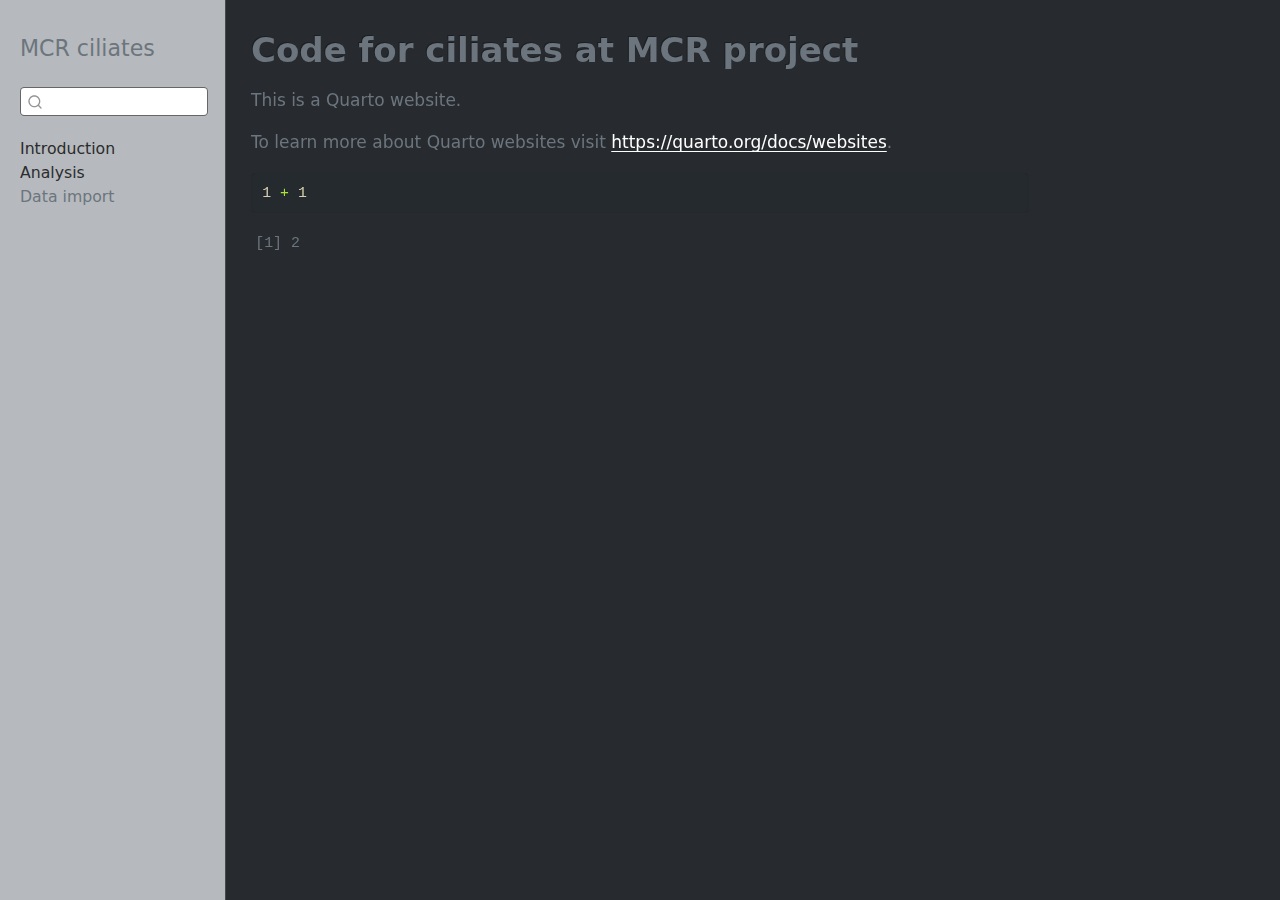
<file: docs/index.html>
<!DOCTYPE html>
<html xmlns="http://www.w3.org/1999/xhtml" lang="en" xml:lang="en"><head>

<meta charset="utf-8">
<meta name="generator" content="quarto-1.5.57">

<meta name="viewport" content="width=device-width, initial-scale=1.0, user-scalable=yes">


<title>Code for ciliates at MCR project – MCR ciliates</title>
<style>
code{white-space: pre-wrap;}
span.smallcaps{font-variant: small-caps;}
div.columns{display: flex; gap: min(4vw, 1.5em);}
div.column{flex: auto; overflow-x: auto;}
div.hanging-indent{margin-left: 1.5em; text-indent: -1.5em;}
ul.task-list{list-style: none;}
ul.task-list li input[type="checkbox"] {
  width: 0.8em;
  margin: 0 0.8em 0.2em -1em; /* quarto-specific, see https://github.com/quarto-dev/quarto-cli/issues/4556 */ 
  vertical-align: middle;
}
/* CSS for syntax highlighting */
pre > code.sourceCode { white-space: pre; position: relative; }
pre > code.sourceCode > span { line-height: 1.25; }
pre > code.sourceCode > span:empty { height: 1.2em; }
.sourceCode { overflow: visible; }
code.sourceCode > span { color: inherit; text-decoration: inherit; }
div.sourceCode { margin: 1em 0; }
pre.sourceCode { margin: 0; }
@media screen {
div.sourceCode { overflow: auto; }
}
@media print {
pre > code.sourceCode { white-space: pre-wrap; }
pre > code.sourceCode > span { display: inline-block; text-indent: -5em; padding-left: 5em; }
}
pre.numberSource code
  { counter-reset: source-line 0; }
pre.numberSource code > span
  { position: relative; left: -4em; counter-increment: source-line; }
pre.numberSource code > span > a:first-child::before
  { content: counter(source-line);
    position: relative; left: -1em; text-align: right; vertical-align: baseline;
    border: none; display: inline-block;
    -webkit-touch-callout: none; -webkit-user-select: none;
    -khtml-user-select: none; -moz-user-select: none;
    -ms-user-select: none; user-select: none;
    padding: 0 4px; width: 4em;
  }
pre.numberSource { margin-left: 3em;  padding-left: 4px; }
div.sourceCode
  {   }
@media screen {
pre > code.sourceCode > span > a:first-child::before { text-decoration: underline; }
}
</style>


<script src="site_libs/quarto-nav/quarto-nav.js"></script>
<script src="site_libs/quarto-nav/headroom.min.js"></script>
<script src="site_libs/clipboard/clipboard.min.js"></script>
<script src="site_libs/quarto-search/autocomplete.umd.js"></script>
<script src="site_libs/quarto-search/fuse.min.js"></script>
<script src="site_libs/quarto-search/quarto-search.js"></script>
<meta name="quarto:offset" content="./">
<script src="site_libs/quarto-html/quarto.js"></script>
<script src="site_libs/quarto-html/popper.min.js"></script>
<script src="site_libs/quarto-html/tippy.umd.min.js"></script>
<script src="site_libs/quarto-html/anchor.min.js"></script>
<link href="site_libs/quarto-html/tippy.css" rel="stylesheet">
<link href="site_libs/quarto-html/quarto-syntax-highlighting-dark.css" rel="stylesheet" id="quarto-text-highlighting-styles">
<script src="site_libs/bootstrap/bootstrap.min.js"></script>
<link href="site_libs/bootstrap/bootstrap-icons.css" rel="stylesheet">
<link href="site_libs/bootstrap/bootstrap.min.css" rel="stylesheet" id="quarto-bootstrap" data-mode="dark">
<script id="quarto-search-options" type="application/json">{
  "location": "sidebar",
  "copy-button": false,
  "collapse-after": 3,
  "panel-placement": "start",
  "type": "textbox",
  "limit": 50,
  "keyboard-shortcut": [
    "f",
    "/",
    "s"
  ],
  "show-item-context": false,
  "language": {
    "search-no-results-text": "No results",
    "search-matching-documents-text": "matching documents",
    "search-copy-link-title": "Copy link to search",
    "search-hide-matches-text": "Hide additional matches",
    "search-more-match-text": "more match in this document",
    "search-more-matches-text": "more matches in this document",
    "search-clear-button-title": "Clear",
    "search-text-placeholder": "",
    "search-detached-cancel-button-title": "Cancel",
    "search-submit-button-title": "Submit",
    "search-label": "Search"
  }
}</script>


<link rel="stylesheet" href="styles.css">
</head>

<body class="nav-sidebar docked">

<div id="quarto-search-results"></div>
  <header id="quarto-header" class="headroom fixed-top">
  <nav class="quarto-secondary-nav">
    <div class="container-fluid d-flex">
      <button type="button" class="quarto-btn-toggle btn" data-bs-toggle="collapse" role="button" data-bs-target=".quarto-sidebar-collapse-item" aria-controls="quarto-sidebar" aria-expanded="false" aria-label="Toggle sidebar navigation" onclick="if (window.quartoToggleHeadroom) { window.quartoToggleHeadroom(); }">
        <i class="bi bi-layout-text-sidebar-reverse"></i>
      </button>
        <nav class="quarto-page-breadcrumbs" aria-label="breadcrumb"><ol class="breadcrumb"><li class="breadcrumb-item"><a href="./index.html">Introduction</a></li></ol></nav>
        <a class="flex-grow-1" role="navigation" data-bs-toggle="collapse" data-bs-target=".quarto-sidebar-collapse-item" aria-controls="quarto-sidebar" aria-expanded="false" aria-label="Toggle sidebar navigation" onclick="if (window.quartoToggleHeadroom) { window.quartoToggleHeadroom(); }">      
        </a>
      <button type="button" class="btn quarto-search-button" aria-label="Search" onclick="window.quartoOpenSearch();">
        <i class="bi bi-search"></i>
      </button>
    </div>
  </nav>
</header>
<!-- content -->
<div id="quarto-content" class="quarto-container page-columns page-rows-contents page-layout-article">
<!-- sidebar -->
  <nav id="quarto-sidebar" class="sidebar collapse collapse-horizontal quarto-sidebar-collapse-item sidebar-navigation docked overflow-auto">
    <div class="pt-lg-2 mt-2 text-left sidebar-header">
    <div class="sidebar-title mb-0 py-0">
      <a href="./">MCR ciliates</a> 
    </div>
      </div>
        <div class="mt-2 flex-shrink-0 align-items-center">
        <div class="sidebar-search">
        <div id="quarto-search" class="" title="Search"></div>
        </div>
        </div>
    <div class="sidebar-menu-container"> 
    <ul class="list-unstyled mt-1">
        <li class="sidebar-item">
  <div class="sidebar-item-container"> 
  <a href="./index.html" class="sidebar-item-text sidebar-link active">
 <span class="menu-text">Introduction</span></a>
  </div>
</li>
        <li class="sidebar-item">
  <div class="sidebar-item-container"> 
  <a href="./about.html" class="sidebar-item-text sidebar-link">
 <span class="menu-text">Analysis</span></a>
  </div>
</li>
        <li class="sidebar-item sidebar-item-section">
      <span class="sidebar-item-text sidebar-link text-start">
 <span class="menu-text">Data import</span></span>
  </li>
    </ul>
    </div>
</nav>
<div id="quarto-sidebar-glass" class="quarto-sidebar-collapse-item" data-bs-toggle="collapse" data-bs-target=".quarto-sidebar-collapse-item"></div>
<!-- margin-sidebar -->
    <div id="quarto-margin-sidebar" class="sidebar margin-sidebar zindex-bottom">
        
    </div>
<!-- main -->
<main class="content" id="quarto-document-content">

<header id="title-block-header" class="quarto-title-block default">
<div class="quarto-title">
<h1 class="title">Code for ciliates at MCR project</h1>
</div>



<div class="quarto-title-meta">

    
  
    
  </div>
  


</header>


<p>This is a Quarto website.</p>
<p>To learn more about Quarto websites visit <a href="https://quarto.org/docs/websites" class="uri">https://quarto.org/docs/websites</a>.</p>
<div class="cell">
<div class="sourceCode cell-code" id="cb1"><pre class="sourceCode r code-with-copy"><code class="sourceCode r"><span id="cb1-1"><a href="#cb1-1" aria-hidden="true" tabindex="-1"></a><span class="dv">1</span> <span class="sc">+</span> <span class="dv">1</span></span></code><button title="Copy to Clipboard" class="code-copy-button"><i class="bi"></i></button></pre></div>
<div class="cell-output cell-output-stdout">
<pre><code>[1] 2</code></pre>
</div>
</div>



</main> <!-- /main -->
<script id="quarto-html-after-body" type="application/javascript">
window.document.addEventListener("DOMContentLoaded", function (event) {
  const toggleBodyColorMode = (bsSheetEl) => {
    const mode = bsSheetEl.getAttribute("data-mode");
    const bodyEl = window.document.querySelector("body");
    if (mode === "dark") {
      bodyEl.classList.add("quarto-dark");
      bodyEl.classList.remove("quarto-light");
    } else {
      bodyEl.classList.add("quarto-light");
      bodyEl.classList.remove("quarto-dark");
    }
  }
  const toggleBodyColorPrimary = () => {
    const bsSheetEl = window.document.querySelector("link#quarto-bootstrap");
    if (bsSheetEl) {
      toggleBodyColorMode(bsSheetEl);
    }
  }
  toggleBodyColorPrimary();  
  const icon = "";
  const anchorJS = new window.AnchorJS();
  anchorJS.options = {
    placement: 'right',
    icon: icon
  };
  anchorJS.add('.anchored');
  const isCodeAnnotation = (el) => {
    for (const clz of el.classList) {
      if (clz.startsWith('code-annotation-')) {                     
        return true;
      }
    }
    return false;
  }
  const onCopySuccess = function(e) {
    // button target
    const button = e.trigger;
    // don't keep focus
    button.blur();
    // flash "checked"
    button.classList.add('code-copy-button-checked');
    var currentTitle = button.getAttribute("title");
    button.setAttribute("title", "Copied!");
    let tooltip;
    if (window.bootstrap) {
      button.setAttribute("data-bs-toggle", "tooltip");
      button.setAttribute("data-bs-placement", "left");
      button.setAttribute("data-bs-title", "Copied!");
      tooltip = new bootstrap.Tooltip(button, 
        { trigger: "manual", 
          customClass: "code-copy-button-tooltip",
          offset: [0, -8]});
      tooltip.show();    
    }
    setTimeout(function() {
      if (tooltip) {
        tooltip.hide();
        button.removeAttribute("data-bs-title");
        button.removeAttribute("data-bs-toggle");
        button.removeAttribute("data-bs-placement");
      }
      button.setAttribute("title", currentTitle);
      button.classList.remove('code-copy-button-checked');
    }, 1000);
    // clear code selection
    e.clearSelection();
  }
  const getTextToCopy = function(trigger) {
      const codeEl = trigger.previousElementSibling.cloneNode(true);
      for (const childEl of codeEl.children) {
        if (isCodeAnnotation(childEl)) {
          childEl.remove();
        }
      }
      return codeEl.innerText;
  }
  const clipboard = new window.ClipboardJS('.code-copy-button:not([data-in-quarto-modal])', {
    text: getTextToCopy
  });
  clipboard.on('success', onCopySuccess);
  if (window.document.getElementById('quarto-embedded-source-code-modal')) {
    // For code content inside modals, clipBoardJS needs to be initialized with a container option
    // TODO: Check when it could be a function (https://github.com/zenorocha/clipboard.js/issues/860)
    const clipboardModal = new window.ClipboardJS('.code-copy-button[data-in-quarto-modal]', {
      text: getTextToCopy,
      container: window.document.getElementById('quarto-embedded-source-code-modal')
    });
    clipboardModal.on('success', onCopySuccess);
  }
    var localhostRegex = new RegExp(/^(?:http|https):\/\/localhost\:?[0-9]*\//);
    var mailtoRegex = new RegExp(/^mailto:/);
      var filterRegex = new RegExp('/' + window.location.host + '/');
    var isInternal = (href) => {
        return filterRegex.test(href) || localhostRegex.test(href) || mailtoRegex.test(href);
    }
    // Inspect non-navigation links and adorn them if external
 	var links = window.document.querySelectorAll('a[href]:not(.nav-link):not(.navbar-brand):not(.toc-action):not(.sidebar-link):not(.sidebar-item-toggle):not(.pagination-link):not(.no-external):not([aria-hidden]):not(.dropdown-item):not(.quarto-navigation-tool):not(.about-link)');
    for (var i=0; i<links.length; i++) {
      const link = links[i];
      if (!isInternal(link.href)) {
        // undo the damage that might have been done by quarto-nav.js in the case of
        // links that we want to consider external
        if (link.dataset.originalHref !== undefined) {
          link.href = link.dataset.originalHref;
        }
      }
    }
  function tippyHover(el, contentFn, onTriggerFn, onUntriggerFn) {
    const config = {
      allowHTML: true,
      maxWidth: 500,
      delay: 100,
      arrow: false,
      appendTo: function(el) {
          return el.parentElement;
      },
      interactive: true,
      interactiveBorder: 10,
      theme: 'quarto',
      placement: 'bottom-start',
    };
    if (contentFn) {
      config.content = contentFn;
    }
    if (onTriggerFn) {
      config.onTrigger = onTriggerFn;
    }
    if (onUntriggerFn) {
      config.onUntrigger = onUntriggerFn;
    }
    window.tippy(el, config); 
  }
  const noterefs = window.document.querySelectorAll('a[role="doc-noteref"]');
  for (var i=0; i<noterefs.length; i++) {
    const ref = noterefs[i];
    tippyHover(ref, function() {
      // use id or data attribute instead here
      let href = ref.getAttribute('data-footnote-href') || ref.getAttribute('href');
      try { href = new URL(href).hash; } catch {}
      const id = href.replace(/^#\/?/, "");
      const note = window.document.getElementById(id);
      if (note) {
        return note.innerHTML;
      } else {
        return "";
      }
    });
  }
  const xrefs = window.document.querySelectorAll('a.quarto-xref');
  const processXRef = (id, note) => {
    // Strip column container classes
    const stripColumnClz = (el) => {
      el.classList.remove("page-full", "page-columns");
      if (el.children) {
        for (const child of el.children) {
          stripColumnClz(child);
        }
      }
    }
    stripColumnClz(note)
    if (id === null || id.startsWith('sec-')) {
      // Special case sections, only their first couple elements
      const container = document.createElement("div");
      if (note.children && note.children.length > 2) {
        container.appendChild(note.children[0].cloneNode(true));
        for (let i = 1; i < note.children.length; i++) {
          const child = note.children[i];
          if (child.tagName === "P" && child.innerText === "") {
            continue;
          } else {
            container.appendChild(child.cloneNode(true));
            break;
          }
        }
        if (window.Quarto?.typesetMath) {
          window.Quarto.typesetMath(container);
        }
        return container.innerHTML
      } else {
        if (window.Quarto?.typesetMath) {
          window.Quarto.typesetMath(note);
        }
        return note.innerHTML;
      }
    } else {
      // Remove any anchor links if they are present
      const anchorLink = note.querySelector('a.anchorjs-link');
      if (anchorLink) {
        anchorLink.remove();
      }
      if (window.Quarto?.typesetMath) {
        window.Quarto.typesetMath(note);
      }
      // TODO in 1.5, we should make sure this works without a callout special case
      if (note.classList.contains("callout")) {
        return note.outerHTML;
      } else {
        return note.innerHTML;
      }
    }
  }
  for (var i=0; i<xrefs.length; i++) {
    const xref = xrefs[i];
    tippyHover(xref, undefined, function(instance) {
      instance.disable();
      let url = xref.getAttribute('href');
      let hash = undefined; 
      if (url.startsWith('#')) {
        hash = url;
      } else {
        try { hash = new URL(url).hash; } catch {}
      }
      if (hash) {
        const id = hash.replace(/^#\/?/, "");
        const note = window.document.getElementById(id);
        if (note !== null) {
          try {
            const html = processXRef(id, note.cloneNode(true));
            instance.setContent(html);
          } finally {
            instance.enable();
            instance.show();
          }
        } else {
          // See if we can fetch this
          fetch(url.split('#')[0])
          .then(res => res.text())
          .then(html => {
            const parser = new DOMParser();
            const htmlDoc = parser.parseFromString(html, "text/html");
            const note = htmlDoc.getElementById(id);
            if (note !== null) {
              const html = processXRef(id, note);
              instance.setContent(html);
            } 
          }).finally(() => {
            instance.enable();
            instance.show();
          });
        }
      } else {
        // See if we can fetch a full url (with no hash to target)
        // This is a special case and we should probably do some content thinning / targeting
        fetch(url)
        .then(res => res.text())
        .then(html => {
          const parser = new DOMParser();
          const htmlDoc = parser.parseFromString(html, "text/html");
          const note = htmlDoc.querySelector('main.content');
          if (note !== null) {
            // This should only happen for chapter cross references
            // (since there is no id in the URL)
            // remove the first header
            if (note.children.length > 0 && note.children[0].tagName === "HEADER") {
              note.children[0].remove();
            }
            const html = processXRef(null, note);
            instance.setContent(html);
          } 
        }).finally(() => {
          instance.enable();
          instance.show();
        });
      }
    }, function(instance) {
    });
  }
      let selectedAnnoteEl;
      const selectorForAnnotation = ( cell, annotation) => {
        let cellAttr = 'data-code-cell="' + cell + '"';
        let lineAttr = 'data-code-annotation="' +  annotation + '"';
        const selector = 'span[' + cellAttr + '][' + lineAttr + ']';
        return selector;
      }
      const selectCodeLines = (annoteEl) => {
        const doc = window.document;
        const targetCell = annoteEl.getAttribute("data-target-cell");
        const targetAnnotation = annoteEl.getAttribute("data-target-annotation");
        const annoteSpan = window.document.querySelector(selectorForAnnotation(targetCell, targetAnnotation));
        const lines = annoteSpan.getAttribute("data-code-lines").split(",");
        const lineIds = lines.map((line) => {
          return targetCell + "-" + line;
        })
        let top = null;
        let height = null;
        let parent = null;
        if (lineIds.length > 0) {
            //compute the position of the single el (top and bottom and make a div)
            const el = window.document.getElementById(lineIds[0]);
            top = el.offsetTop;
            height = el.offsetHeight;
            parent = el.parentElement.parentElement;
          if (lineIds.length > 1) {
            const lastEl = window.document.getElementById(lineIds[lineIds.length - 1]);
            const bottom = lastEl.offsetTop + lastEl.offsetHeight;
            height = bottom - top;
          }
          if (top !== null && height !== null && parent !== null) {
            // cook up a div (if necessary) and position it 
            let div = window.document.getElementById("code-annotation-line-highlight");
            if (div === null) {
              div = window.document.createElement("div");
              div.setAttribute("id", "code-annotation-line-highlight");
              div.style.position = 'absolute';
              parent.appendChild(div);
            }
            div.style.top = top - 2 + "px";
            div.style.height = height + 4 + "px";
            div.style.left = 0;
            let gutterDiv = window.document.getElementById("code-annotation-line-highlight-gutter");
            if (gutterDiv === null) {
              gutterDiv = window.document.createElement("div");
              gutterDiv.setAttribute("id", "code-annotation-line-highlight-gutter");
              gutterDiv.style.position = 'absolute';
              const codeCell = window.document.getElementById(targetCell);
              const gutter = codeCell.querySelector('.code-annotation-gutter');
              gutter.appendChild(gutterDiv);
            }
            gutterDiv.style.top = top - 2 + "px";
            gutterDiv.style.height = height + 4 + "px";
          }
          selectedAnnoteEl = annoteEl;
        }
      };
      const unselectCodeLines = () => {
        const elementsIds = ["code-annotation-line-highlight", "code-annotation-line-highlight-gutter"];
        elementsIds.forEach((elId) => {
          const div = window.document.getElementById(elId);
          if (div) {
            div.remove();
          }
        });
        selectedAnnoteEl = undefined;
      };
        // Handle positioning of the toggle
    window.addEventListener(
      "resize",
      throttle(() => {
        elRect = undefined;
        if (selectedAnnoteEl) {
          selectCodeLines(selectedAnnoteEl);
        }
      }, 10)
    );
    function throttle(fn, ms) {
    let throttle = false;
    let timer;
      return (...args) => {
        if(!throttle) { // first call gets through
            fn.apply(this, args);
            throttle = true;
        } else { // all the others get throttled
            if(timer) clearTimeout(timer); // cancel #2
            timer = setTimeout(() => {
              fn.apply(this, args);
              timer = throttle = false;
            }, ms);
        }
      };
    }
      // Attach click handler to the DT
      const annoteDls = window.document.querySelectorAll('dt[data-target-cell]');
      for (const annoteDlNode of annoteDls) {
        annoteDlNode.addEventListener('click', (event) => {
          const clickedEl = event.target;
          if (clickedEl !== selectedAnnoteEl) {
            unselectCodeLines();
            const activeEl = window.document.querySelector('dt[data-target-cell].code-annotation-active');
            if (activeEl) {
              activeEl.classList.remove('code-annotation-active');
            }
            selectCodeLines(clickedEl);
            clickedEl.classList.add('code-annotation-active');
          } else {
            // Unselect the line
            unselectCodeLines();
            clickedEl.classList.remove('code-annotation-active');
          }
        });
      }
  const findCites = (el) => {
    const parentEl = el.parentElement;
    if (parentEl) {
      const cites = parentEl.dataset.cites;
      if (cites) {
        return {
          el,
          cites: cites.split(' ')
        };
      } else {
        return findCites(el.parentElement)
      }
    } else {
      return undefined;
    }
  };
  var bibliorefs = window.document.querySelectorAll('a[role="doc-biblioref"]');
  for (var i=0; i<bibliorefs.length; i++) {
    const ref = bibliorefs[i];
    const citeInfo = findCites(ref);
    if (citeInfo) {
      tippyHover(citeInfo.el, function() {
        var popup = window.document.createElement('div');
        citeInfo.cites.forEach(function(cite) {
          var citeDiv = window.document.createElement('div');
          citeDiv.classList.add('hanging-indent');
          citeDiv.classList.add('csl-entry');
          var biblioDiv = window.document.getElementById('ref-' + cite);
          if (biblioDiv) {
            citeDiv.innerHTML = biblioDiv.innerHTML;
          }
          popup.appendChild(citeDiv);
        });
        return popup.innerHTML;
      });
    }
  }
});
</script>
</div> <!-- /content -->




</body></html>
</file>
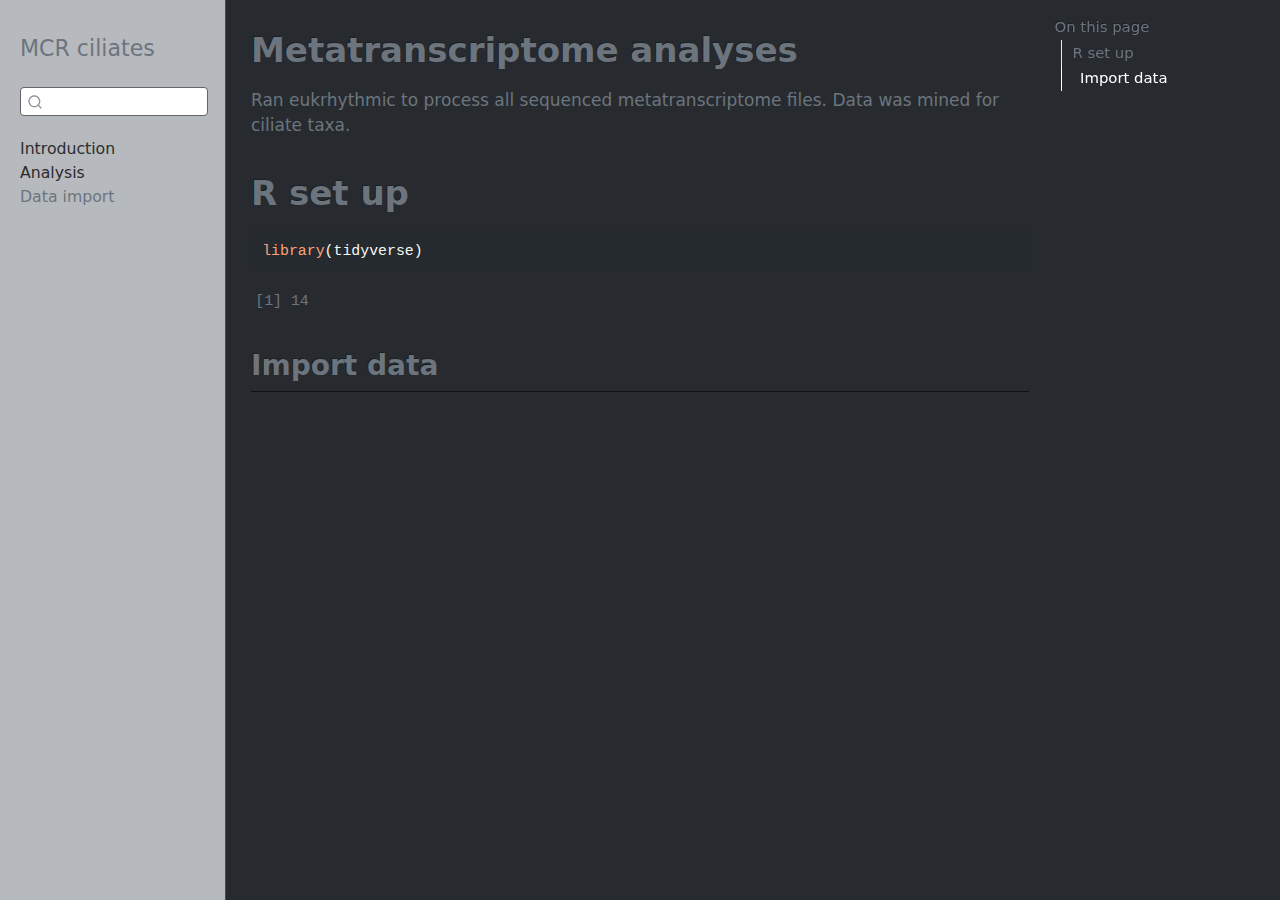
<file: docs/about.html>
<!DOCTYPE html>
<html xmlns="http://www.w3.org/1999/xhtml" lang="en" xml:lang="en"><head>

<meta charset="utf-8">
<meta name="generator" content="quarto-1.5.57">

<meta name="viewport" content="width=device-width, initial-scale=1.0, user-scalable=yes">


<title>Metatranscriptome analyses – MCR ciliates</title>
<style>
code{white-space: pre-wrap;}
span.smallcaps{font-variant: small-caps;}
div.columns{display: flex; gap: min(4vw, 1.5em);}
div.column{flex: auto; overflow-x: auto;}
div.hanging-indent{margin-left: 1.5em; text-indent: -1.5em;}
ul.task-list{list-style: none;}
ul.task-list li input[type="checkbox"] {
  width: 0.8em;
  margin: 0 0.8em 0.2em -1em; /* quarto-specific, see https://github.com/quarto-dev/quarto-cli/issues/4556 */ 
  vertical-align: middle;
}
/* CSS for syntax highlighting */
pre > code.sourceCode { white-space: pre; position: relative; }
pre > code.sourceCode > span { line-height: 1.25; }
pre > code.sourceCode > span:empty { height: 1.2em; }
.sourceCode { overflow: visible; }
code.sourceCode > span { color: inherit; text-decoration: inherit; }
div.sourceCode { margin: 1em 0; }
pre.sourceCode { margin: 0; }
@media screen {
div.sourceCode { overflow: auto; }
}
@media print {
pre > code.sourceCode { white-space: pre-wrap; }
pre > code.sourceCode > span { display: inline-block; text-indent: -5em; padding-left: 5em; }
}
pre.numberSource code
  { counter-reset: source-line 0; }
pre.numberSource code > span
  { position: relative; left: -4em; counter-increment: source-line; }
pre.numberSource code > span > a:first-child::before
  { content: counter(source-line);
    position: relative; left: -1em; text-align: right; vertical-align: baseline;
    border: none; display: inline-block;
    -webkit-touch-callout: none; -webkit-user-select: none;
    -khtml-user-select: none; -moz-user-select: none;
    -ms-user-select: none; user-select: none;
    padding: 0 4px; width: 4em;
  }
pre.numberSource { margin-left: 3em;  padding-left: 4px; }
div.sourceCode
  {   }
@media screen {
pre > code.sourceCode > span > a:first-child::before { text-decoration: underline; }
}
</style>


<script src="site_libs/quarto-nav/quarto-nav.js"></script>
<script src="site_libs/quarto-nav/headroom.min.js"></script>
<script src="site_libs/clipboard/clipboard.min.js"></script>
<script src="site_libs/quarto-search/autocomplete.umd.js"></script>
<script src="site_libs/quarto-search/fuse.min.js"></script>
<script src="site_libs/quarto-search/quarto-search.js"></script>
<meta name="quarto:offset" content="./">
<script src="site_libs/quarto-html/quarto.js"></script>
<script src="site_libs/quarto-html/popper.min.js"></script>
<script src="site_libs/quarto-html/tippy.umd.min.js"></script>
<script src="site_libs/quarto-html/anchor.min.js"></script>
<link href="site_libs/quarto-html/tippy.css" rel="stylesheet">
<link href="site_libs/quarto-html/quarto-syntax-highlighting-dark.css" rel="stylesheet" id="quarto-text-highlighting-styles">
<script src="site_libs/bootstrap/bootstrap.min.js"></script>
<link href="site_libs/bootstrap/bootstrap-icons.css" rel="stylesheet">
<link href="site_libs/bootstrap/bootstrap.min.css" rel="stylesheet" id="quarto-bootstrap" data-mode="dark">
<script id="quarto-search-options" type="application/json">{
  "location": "sidebar",
  "copy-button": false,
  "collapse-after": 3,
  "panel-placement": "start",
  "type": "textbox",
  "limit": 50,
  "keyboard-shortcut": [
    "f",
    "/",
    "s"
  ],
  "show-item-context": false,
  "language": {
    "search-no-results-text": "No results",
    "search-matching-documents-text": "matching documents",
    "search-copy-link-title": "Copy link to search",
    "search-hide-matches-text": "Hide additional matches",
    "search-more-match-text": "more match in this document",
    "search-more-matches-text": "more matches in this document",
    "search-clear-button-title": "Clear",
    "search-text-placeholder": "",
    "search-detached-cancel-button-title": "Cancel",
    "search-submit-button-title": "Submit",
    "search-label": "Search"
  }
}</script>


<link rel="stylesheet" href="styles.css">
</head>

<body class="nav-sidebar docked">

<div id="quarto-search-results"></div>
  <header id="quarto-header" class="headroom fixed-top">
  <nav class="quarto-secondary-nav">
    <div class="container-fluid d-flex">
      <button type="button" class="quarto-btn-toggle btn" data-bs-toggle="collapse" role="button" data-bs-target=".quarto-sidebar-collapse-item" aria-controls="quarto-sidebar" aria-expanded="false" aria-label="Toggle sidebar navigation" onclick="if (window.quartoToggleHeadroom) { window.quartoToggleHeadroom(); }">
        <i class="bi bi-layout-text-sidebar-reverse"></i>
      </button>
        <nav class="quarto-page-breadcrumbs" aria-label="breadcrumb"><ol class="breadcrumb"><li class="breadcrumb-item"><a href="./about.html">Analysis</a></li></ol></nav>
        <a class="flex-grow-1" role="navigation" data-bs-toggle="collapse" data-bs-target=".quarto-sidebar-collapse-item" aria-controls="quarto-sidebar" aria-expanded="false" aria-label="Toggle sidebar navigation" onclick="if (window.quartoToggleHeadroom) { window.quartoToggleHeadroom(); }">      
        </a>
      <button type="button" class="btn quarto-search-button" aria-label="Search" onclick="window.quartoOpenSearch();">
        <i class="bi bi-search"></i>
      </button>
    </div>
  </nav>
</header>
<!-- content -->
<div id="quarto-content" class="quarto-container page-columns page-rows-contents page-layout-article">
<!-- sidebar -->
  <nav id="quarto-sidebar" class="sidebar collapse collapse-horizontal quarto-sidebar-collapse-item sidebar-navigation docked overflow-auto">
    <div class="pt-lg-2 mt-2 text-left sidebar-header">
    <div class="sidebar-title mb-0 py-0">
      <a href="./">MCR ciliates</a> 
    </div>
      </div>
        <div class="mt-2 flex-shrink-0 align-items-center">
        <div class="sidebar-search">
        <div id="quarto-search" class="" title="Search"></div>
        </div>
        </div>
    <div class="sidebar-menu-container"> 
    <ul class="list-unstyled mt-1">
        <li class="sidebar-item">
  <div class="sidebar-item-container"> 
  <a href="./index.html" class="sidebar-item-text sidebar-link">
 <span class="menu-text">Introduction</span></a>
  </div>
</li>
        <li class="sidebar-item">
  <div class="sidebar-item-container"> 
  <a href="./about.html" class="sidebar-item-text sidebar-link active">
 <span class="menu-text">Analysis</span></a>
  </div>
</li>
        <li class="sidebar-item sidebar-item-section">
      <span class="sidebar-item-text sidebar-link text-start">
 <span class="menu-text">Data import</span></span>
  </li>
    </ul>
    </div>
</nav>
<div id="quarto-sidebar-glass" class="quarto-sidebar-collapse-item" data-bs-toggle="collapse" data-bs-target=".quarto-sidebar-collapse-item"></div>
<!-- margin-sidebar -->
    <div id="quarto-margin-sidebar" class="sidebar margin-sidebar">
        <nav id="TOC" role="doc-toc" class="toc-active">
    <h2 id="toc-title">On this page</h2>
   
  <ul>
  <li><a href="#r-set-up" id="toc-r-set-up" class="nav-link active" data-scroll-target="#r-set-up">R set up</a>
  <ul class="collapse">
  <li><a href="#import-data" id="toc-import-data" class="nav-link" data-scroll-target="#import-data">Import data</a></li>
  </ul></li>
  </ul>
</nav>
    </div>
<!-- main -->
<main class="content" id="quarto-document-content">

<header id="title-block-header" class="quarto-title-block default">
<div class="quarto-title">
<h1 class="title">Metatranscriptome analyses</h1>
</div>



<div class="quarto-title-meta">

    
  
    
  </div>
  


</header>


<p>Ran eukrhythmic to process all sequenced metatranscriptome files. Data was mined for ciliate taxa.</p>
<section id="r-set-up" class="level1">
<h1>R set up</h1>
<div class="cell">
<div class="sourceCode cell-code" id="cb1"><pre class="sourceCode r code-with-copy"><code class="sourceCode r"><span id="cb1-1"><a href="#cb1-1" aria-hidden="true" tabindex="-1"></a><span class="fu">library</span>(tidyverse)</span></code><button title="Copy to Clipboard" class="code-copy-button"><i class="bi"></i></button></pre></div>
</div>
<div class="cell">
<div class="cell-output cell-output-stdout">
<pre><code>[1] 14</code></pre>
</div>
</div>
<section id="import-data" class="level2">
<h2 class="anchored" data-anchor-id="import-data">Import data</h2>


</section>
</section>

</main> <!-- /main -->
<script id="quarto-html-after-body" type="application/javascript">
window.document.addEventListener("DOMContentLoaded", function (event) {
  const toggleBodyColorMode = (bsSheetEl) => {
    const mode = bsSheetEl.getAttribute("data-mode");
    const bodyEl = window.document.querySelector("body");
    if (mode === "dark") {
      bodyEl.classList.add("quarto-dark");
      bodyEl.classList.remove("quarto-light");
    } else {
      bodyEl.classList.add("quarto-light");
      bodyEl.classList.remove("quarto-dark");
    }
  }
  const toggleBodyColorPrimary = () => {
    const bsSheetEl = window.document.querySelector("link#quarto-bootstrap");
    if (bsSheetEl) {
      toggleBodyColorMode(bsSheetEl);
    }
  }
  toggleBodyColorPrimary();  
  const icon = "";
  const anchorJS = new window.AnchorJS();
  anchorJS.options = {
    placement: 'right',
    icon: icon
  };
  anchorJS.add('.anchored');
  const isCodeAnnotation = (el) => {
    for (const clz of el.classList) {
      if (clz.startsWith('code-annotation-')) {                     
        return true;
      }
    }
    return false;
  }
  const onCopySuccess = function(e) {
    // button target
    const button = e.trigger;
    // don't keep focus
    button.blur();
    // flash "checked"
    button.classList.add('code-copy-button-checked');
    var currentTitle = button.getAttribute("title");
    button.setAttribute("title", "Copied!");
    let tooltip;
    if (window.bootstrap) {
      button.setAttribute("data-bs-toggle", "tooltip");
      button.setAttribute("data-bs-placement", "left");
      button.setAttribute("data-bs-title", "Copied!");
      tooltip = new bootstrap.Tooltip(button, 
        { trigger: "manual", 
          customClass: "code-copy-button-tooltip",
          offset: [0, -8]});
      tooltip.show();    
    }
    setTimeout(function() {
      if (tooltip) {
        tooltip.hide();
        button.removeAttribute("data-bs-title");
        button.removeAttribute("data-bs-toggle");
        button.removeAttribute("data-bs-placement");
      }
      button.setAttribute("title", currentTitle);
      button.classList.remove('code-copy-button-checked');
    }, 1000);
    // clear code selection
    e.clearSelection();
  }
  const getTextToCopy = function(trigger) {
      const codeEl = trigger.previousElementSibling.cloneNode(true);
      for (const childEl of codeEl.children) {
        if (isCodeAnnotation(childEl)) {
          childEl.remove();
        }
      }
      return codeEl.innerText;
  }
  const clipboard = new window.ClipboardJS('.code-copy-button:not([data-in-quarto-modal])', {
    text: getTextToCopy
  });
  clipboard.on('success', onCopySuccess);
  if (window.document.getElementById('quarto-embedded-source-code-modal')) {
    // For code content inside modals, clipBoardJS needs to be initialized with a container option
    // TODO: Check when it could be a function (https://github.com/zenorocha/clipboard.js/issues/860)
    const clipboardModal = new window.ClipboardJS('.code-copy-button[data-in-quarto-modal]', {
      text: getTextToCopy,
      container: window.document.getElementById('quarto-embedded-source-code-modal')
    });
    clipboardModal.on('success', onCopySuccess);
  }
    var localhostRegex = new RegExp(/^(?:http|https):\/\/localhost\:?[0-9]*\//);
    var mailtoRegex = new RegExp(/^mailto:/);
      var filterRegex = new RegExp('/' + window.location.host + '/');
    var isInternal = (href) => {
        return filterRegex.test(href) || localhostRegex.test(href) || mailtoRegex.test(href);
    }
    // Inspect non-navigation links and adorn them if external
 	var links = window.document.querySelectorAll('a[href]:not(.nav-link):not(.navbar-brand):not(.toc-action):not(.sidebar-link):not(.sidebar-item-toggle):not(.pagination-link):not(.no-external):not([aria-hidden]):not(.dropdown-item):not(.quarto-navigation-tool):not(.about-link)');
    for (var i=0; i<links.length; i++) {
      const link = links[i];
      if (!isInternal(link.href)) {
        // undo the damage that might have been done by quarto-nav.js in the case of
        // links that we want to consider external
        if (link.dataset.originalHref !== undefined) {
          link.href = link.dataset.originalHref;
        }
      }
    }
  function tippyHover(el, contentFn, onTriggerFn, onUntriggerFn) {
    const config = {
      allowHTML: true,
      maxWidth: 500,
      delay: 100,
      arrow: false,
      appendTo: function(el) {
          return el.parentElement;
      },
      interactive: true,
      interactiveBorder: 10,
      theme: 'quarto',
      placement: 'bottom-start',
    };
    if (contentFn) {
      config.content = contentFn;
    }
    if (onTriggerFn) {
      config.onTrigger = onTriggerFn;
    }
    if (onUntriggerFn) {
      config.onUntrigger = onUntriggerFn;
    }
    window.tippy(el, config); 
  }
  const noterefs = window.document.querySelectorAll('a[role="doc-noteref"]');
  for (var i=0; i<noterefs.length; i++) {
    const ref = noterefs[i];
    tippyHover(ref, function() {
      // use id or data attribute instead here
      let href = ref.getAttribute('data-footnote-href') || ref.getAttribute('href');
      try { href = new URL(href).hash; } catch {}
      const id = href.replace(/^#\/?/, "");
      const note = window.document.getElementById(id);
      if (note) {
        return note.innerHTML;
      } else {
        return "";
      }
    });
  }
  const xrefs = window.document.querySelectorAll('a.quarto-xref');
  const processXRef = (id, note) => {
    // Strip column container classes
    const stripColumnClz = (el) => {
      el.classList.remove("page-full", "page-columns");
      if (el.children) {
        for (const child of el.children) {
          stripColumnClz(child);
        }
      }
    }
    stripColumnClz(note)
    if (id === null || id.startsWith('sec-')) {
      // Special case sections, only their first couple elements
      const container = document.createElement("div");
      if (note.children && note.children.length > 2) {
        container.appendChild(note.children[0].cloneNode(true));
        for (let i = 1; i < note.children.length; i++) {
          const child = note.children[i];
          if (child.tagName === "P" && child.innerText === "") {
            continue;
          } else {
            container.appendChild(child.cloneNode(true));
            break;
          }
        }
        if (window.Quarto?.typesetMath) {
          window.Quarto.typesetMath(container);
        }
        return container.innerHTML
      } else {
        if (window.Quarto?.typesetMath) {
          window.Quarto.typesetMath(note);
        }
        return note.innerHTML;
      }
    } else {
      // Remove any anchor links if they are present
      const anchorLink = note.querySelector('a.anchorjs-link');
      if (anchorLink) {
        anchorLink.remove();
      }
      if (window.Quarto?.typesetMath) {
        window.Quarto.typesetMath(note);
      }
      // TODO in 1.5, we should make sure this works without a callout special case
      if (note.classList.contains("callout")) {
        return note.outerHTML;
      } else {
        return note.innerHTML;
      }
    }
  }
  for (var i=0; i<xrefs.length; i++) {
    const xref = xrefs[i];
    tippyHover(xref, undefined, function(instance) {
      instance.disable();
      let url = xref.getAttribute('href');
      let hash = undefined; 
      if (url.startsWith('#')) {
        hash = url;
      } else {
        try { hash = new URL(url).hash; } catch {}
      }
      if (hash) {
        const id = hash.replace(/^#\/?/, "");
        const note = window.document.getElementById(id);
        if (note !== null) {
          try {
            const html = processXRef(id, note.cloneNode(true));
            instance.setContent(html);
          } finally {
            instance.enable();
            instance.show();
          }
        } else {
          // See if we can fetch this
          fetch(url.split('#')[0])
          .then(res => res.text())
          .then(html => {
            const parser = new DOMParser();
            const htmlDoc = parser.parseFromString(html, "text/html");
            const note = htmlDoc.getElementById(id);
            if (note !== null) {
              const html = processXRef(id, note);
              instance.setContent(html);
            } 
          }).finally(() => {
            instance.enable();
            instance.show();
          });
        }
      } else {
        // See if we can fetch a full url (with no hash to target)
        // This is a special case and we should probably do some content thinning / targeting
        fetch(url)
        .then(res => res.text())
        .then(html => {
          const parser = new DOMParser();
          const htmlDoc = parser.parseFromString(html, "text/html");
          const note = htmlDoc.querySelector('main.content');
          if (note !== null) {
            // This should only happen for chapter cross references
            // (since there is no id in the URL)
            // remove the first header
            if (note.children.length > 0 && note.children[0].tagName === "HEADER") {
              note.children[0].remove();
            }
            const html = processXRef(null, note);
            instance.setContent(html);
          } 
        }).finally(() => {
          instance.enable();
          instance.show();
        });
      }
    }, function(instance) {
    });
  }
      let selectedAnnoteEl;
      const selectorForAnnotation = ( cell, annotation) => {
        let cellAttr = 'data-code-cell="' + cell + '"';
        let lineAttr = 'data-code-annotation="' +  annotation + '"';
        const selector = 'span[' + cellAttr + '][' + lineAttr + ']';
        return selector;
      }
      const selectCodeLines = (annoteEl) => {
        const doc = window.document;
        const targetCell = annoteEl.getAttribute("data-target-cell");
        const targetAnnotation = annoteEl.getAttribute("data-target-annotation");
        const annoteSpan = window.document.querySelector(selectorForAnnotation(targetCell, targetAnnotation));
        const lines = annoteSpan.getAttribute("data-code-lines").split(",");
        const lineIds = lines.map((line) => {
          return targetCell + "-" + line;
        })
        let top = null;
        let height = null;
        let parent = null;
        if (lineIds.length > 0) {
            //compute the position of the single el (top and bottom and make a div)
            const el = window.document.getElementById(lineIds[0]);
            top = el.offsetTop;
            height = el.offsetHeight;
            parent = el.parentElement.parentElement;
          if (lineIds.length > 1) {
            const lastEl = window.document.getElementById(lineIds[lineIds.length - 1]);
            const bottom = lastEl.offsetTop + lastEl.offsetHeight;
            height = bottom - top;
          }
          if (top !== null && height !== null && parent !== null) {
            // cook up a div (if necessary) and position it 
            let div = window.document.getElementById("code-annotation-line-highlight");
            if (div === null) {
              div = window.document.createElement("div");
              div.setAttribute("id", "code-annotation-line-highlight");
              div.style.position = 'absolute';
              parent.appendChild(div);
            }
            div.style.top = top - 2 + "px";
            div.style.height = height + 4 + "px";
            div.style.left = 0;
            let gutterDiv = window.document.getElementById("code-annotation-line-highlight-gutter");
            if (gutterDiv === null) {
              gutterDiv = window.document.createElement("div");
              gutterDiv.setAttribute("id", "code-annotation-line-highlight-gutter");
              gutterDiv.style.position = 'absolute';
              const codeCell = window.document.getElementById(targetCell);
              const gutter = codeCell.querySelector('.code-annotation-gutter');
              gutter.appendChild(gutterDiv);
            }
            gutterDiv.style.top = top - 2 + "px";
            gutterDiv.style.height = height + 4 + "px";
          }
          selectedAnnoteEl = annoteEl;
        }
      };
      const unselectCodeLines = () => {
        const elementsIds = ["code-annotation-line-highlight", "code-annotation-line-highlight-gutter"];
        elementsIds.forEach((elId) => {
          const div = window.document.getElementById(elId);
          if (div) {
            div.remove();
          }
        });
        selectedAnnoteEl = undefined;
      };
        // Handle positioning of the toggle
    window.addEventListener(
      "resize",
      throttle(() => {
        elRect = undefined;
        if (selectedAnnoteEl) {
          selectCodeLines(selectedAnnoteEl);
        }
      }, 10)
    );
    function throttle(fn, ms) {
    let throttle = false;
    let timer;
      return (...args) => {
        if(!throttle) { // first call gets through
            fn.apply(this, args);
            throttle = true;
        } else { // all the others get throttled
            if(timer) clearTimeout(timer); // cancel #2
            timer = setTimeout(() => {
              fn.apply(this, args);
              timer = throttle = false;
            }, ms);
        }
      };
    }
      // Attach click handler to the DT
      const annoteDls = window.document.querySelectorAll('dt[data-target-cell]');
      for (const annoteDlNode of annoteDls) {
        annoteDlNode.addEventListener('click', (event) => {
          const clickedEl = event.target;
          if (clickedEl !== selectedAnnoteEl) {
            unselectCodeLines();
            const activeEl = window.document.querySelector('dt[data-target-cell].code-annotation-active');
            if (activeEl) {
              activeEl.classList.remove('code-annotation-active');
            }
            selectCodeLines(clickedEl);
            clickedEl.classList.add('code-annotation-active');
          } else {
            // Unselect the line
            unselectCodeLines();
            clickedEl.classList.remove('code-annotation-active');
          }
        });
      }
  const findCites = (el) => {
    const parentEl = el.parentElement;
    if (parentEl) {
      const cites = parentEl.dataset.cites;
      if (cites) {
        return {
          el,
          cites: cites.split(' ')
        };
      } else {
        return findCites(el.parentElement)
      }
    } else {
      return undefined;
    }
  };
  var bibliorefs = window.document.querySelectorAll('a[role="doc-biblioref"]');
  for (var i=0; i<bibliorefs.length; i++) {
    const ref = bibliorefs[i];
    const citeInfo = findCites(ref);
    if (citeInfo) {
      tippyHover(citeInfo.el, function() {
        var popup = window.document.createElement('div');
        citeInfo.cites.forEach(function(cite) {
          var citeDiv = window.document.createElement('div');
          citeDiv.classList.add('hanging-indent');
          citeDiv.classList.add('csl-entry');
          var biblioDiv = window.document.getElementById('ref-' + cite);
          if (biblioDiv) {
            citeDiv.innerHTML = biblioDiv.innerHTML;
          }
          popup.appendChild(citeDiv);
        });
        return popup.innerHTML;
      });
    }
  }
});
</script>
</div> <!-- /content -->




</body></html>
</file>
<file: docs/site_libs/quarto-html/tippy.css>
.tippy-box[data-animation=fade][data-state=hidden]{opacity:0}[data-tippy-root]{max-width:calc(100vw - 10px)}.tippy-box{position:relative;background-color:#333;color:#fff;border-radius:4px;font-size:14px;line-height:1.4;white-space:normal;outline:0;transition-property:transform,visibility,opacity}.tippy-box[data-placement^=top]>.tippy-arrow{bottom:0}.tippy-box[data-placement^=top]>.tippy-arrow:before{bottom:-7px;left:0;border-width:8px 8px 0;border-top-color:initial;transform-origin:center top}.tippy-box[data-placement^=bottom]>.tippy-arrow{top:0}.tippy-box[data-placement^=bottom]>.tippy-arrow:before{top:-7px;left:0;border-width:0 8px 8px;border-bottom-color:initial;transform-origin:center bottom}.tippy-box[data-placement^=left]>.tippy-arrow{right:0}.tippy-box[data-placement^=left]>.tippy-arrow:before{border-width:8px 0 8px 8px;border-left-color:initial;right:-7px;transform-origin:center left}.tippy-box[data-placement^=right]>.tippy-arrow{left:0}.tippy-box[data-placement^=right]>.tippy-arrow:before{left:-7px;border-width:8px 8px 8px 0;border-right-color:initial;transform-origin:center right}.tippy-box[data-inertia][data-state=visible]{transition-timing-function:cubic-bezier(.54,1.5,.38,1.11)}.tippy-arrow{width:16px;height:16px;color:#333}.tippy-arrow:before{content:"";position:absolute;border-color:transparent;border-style:solid}.tippy-content{position:relative;padding:5px 9px;z-index:1}
</file>
<file: docs/site_libs/quarto-html/quarto-syntax-highlighting-dark.css>
/* quarto syntax highlight colors */
:root {
  --quarto-hl-al-color: #f07178;
  --quarto-hl-an-color: #d4d0ab;
  --quarto-hl-at-color: #00e0e0;
  --quarto-hl-bn-color: #d4d0ab;
  --quarto-hl-bu-color: #abe338;
  --quarto-hl-ch-color: #abe338;
  --quarto-hl-co-color: #f8f8f2;
  --quarto-hl-cv-color: #ffd700;
  --quarto-hl-cn-color: #ffd700;
  --quarto-hl-cf-color: #ffa07a;
  --quarto-hl-dt-color: #ffa07a;
  --quarto-hl-dv-color: #d4d0ab;
  --quarto-hl-do-color: #f8f8f2;
  --quarto-hl-er-color: #f07178;
  --quarto-hl-ex-color: #00e0e0;
  --quarto-hl-fl-color: #d4d0ab;
  --quarto-hl-fu-color: #ffa07a;
  --quarto-hl-im-color: #abe338;
  --quarto-hl-in-color: #d4d0ab;
  --quarto-hl-kw-color: #ffa07a;
  --quarto-hl-op-color: #ffa07a;
  --quarto-hl-ot-color: #00e0e0;
  --quarto-hl-pp-color: #dcc6e0;
  --quarto-hl-re-color: #00e0e0;
  --quarto-hl-sc-color: #abe338;
  --quarto-hl-ss-color: #abe338;
  --quarto-hl-st-color: #abe338;
  --quarto-hl-va-color: #00e0e0;
  --quarto-hl-vs-color: #abe338;
  --quarto-hl-wa-color: #dcc6e0;
}

/* other quarto variables */
:root {
  --quarto-font-monospace: SFMono-Regular, Menlo, Monaco, Consolas, "Liberation Mono", "Courier New", monospace;
}

code span.al {
  background-color: #2a0f15;
  font-weight: bold;
  color: #f07178;
}

code span.an {
  color: #d4d0ab;
}

code span.at {
  color: #00e0e0;
}

code span.bn {
  color: #d4d0ab;
}

code span.bu {
  color: #abe338;
}

code span.ch {
  color: #abe338;
}

code span.co {
  font-style: italic;
  color: #f8f8f2;
}

code span.cv {
  color: #ffd700;
}

code span.cn {
  color: #ffd700;
}

code span.cf {
  font-weight: bold;
  color: #ffa07a;
}

code span.dt {
  color: #ffa07a;
}

code span.dv {
  color: #d4d0ab;
}

code span.do {
  color: #f8f8f2;
}

code span.er {
  color: #f07178;
  text-decoration: underline;
}

code span.ex {
  font-weight: bold;
  color: #00e0e0;
}

code span.fl {
  color: #d4d0ab;
}

code span.fu {
  color: #ffa07a;
}

code span.im {
  color: #abe338;
}

code span.in {
  color: #d4d0ab;
}

code span.kw {
  font-weight: bold;
  color: #ffa07a;
}

pre > code.sourceCode > span {
  color: #f8f8f2;
}

code span {
  color: #f8f8f2;
}

code.sourceCode > span {
  color: #f8f8f2;
}

div.sourceCode,
div.sourceCode pre.sourceCode {
  color: #f8f8f2;
}

code span.op {
  color: #ffa07a;
}

code span.ot {
  color: #00e0e0;
}

code span.pp {
  color: #dcc6e0;
}

code span.re {
  background-color: #f8f8f2;
  color: #00e0e0;
}

code span.sc {
  color: #abe338;
}

code span.ss {
  color: #abe338;
}

code span.st {
  color: #abe338;
}

code span.va {
  color: #00e0e0;
}

code span.vs {
  color: #abe338;
}

code span.wa {
  color: #dcc6e0;
}

.prevent-inlining {
  content: "</";
}

/*# sourceMappingURL=935a306eefa94366c21e1a970dddb765.css.map */
</file>
<file: docs/styles.css>
/* css styles */
</file>
